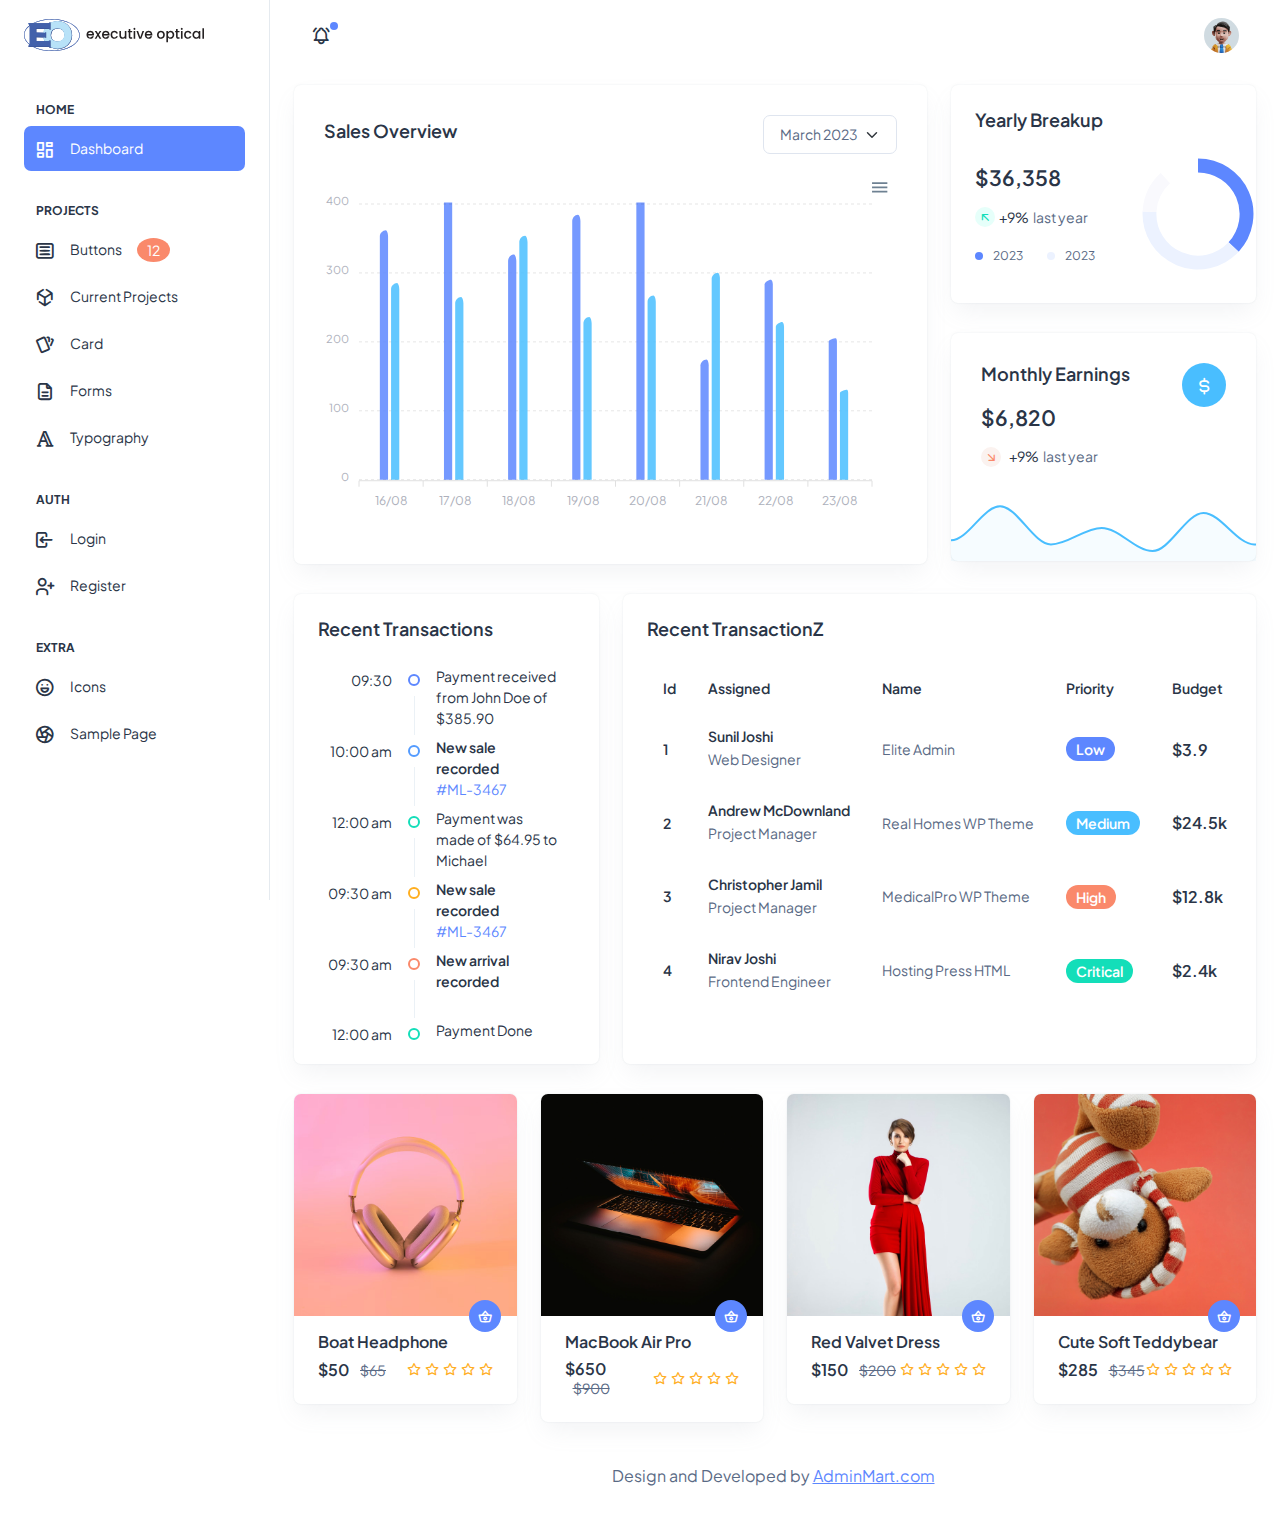
<file: html/index.html>
<!doctype html>
<html lang="en">

<head>
  <meta charset="utf-8">
  <meta name="viewport" content="width=device-width, initial-scale=1">
  <title>Modernize Free</title>
  <!-- <link rel="shortcut icon" type="image/png" href="../assets/images/logos/favicon.png" /> -->
  <link rel="icon" href="https://www.eo-executiveoptical.com/wp-content/uploads/2023/08/EO_Logo.svg" sizes="32x32" />
  <link rel="icon" href="https://www.eo-executiveoptical.com/wp-content/uploads/2023/08/EO_Logo.svg" sizes="192x192" />

  <link rel="stylesheet" href="../assets/css/styles.min.css" />
</head>

<body>
  
  <!--  Body Wrapper -->
  <div class="page-wrapper" id="main-wrapper" data-layout="vertical" data-navbarbg="skin6" data-sidebartype="full"
    data-sidebar-position="fixed" data-header-position="fixed">
    <!-- Sidebar Start -->
    <aside class="left-sidebar">
      <!-- Sidebar scroll-->
      <div>
        <!--//LOGO//-->
        <div class="brand-logo d-flex align-items-center justify-content-between">
          <a href="./index.html" class="text-nowrap logo-img">
            <img src="../assets/images/logos/EO_Logo_H.svg" width="180" alt="" />
          </a>
          <div class="close-btn d-xl-none d-block sidebartoggler cursor-pointer" id="sidebarCollapse">
            <i class="ti ti-x fs-8"></i>
          </div>
        </div>

        <!-- //============= Sidebar navigation ===============//-->
        <nav class="sidebar-nav scroll-sidebar" data-simplebar="">
          <ul id="sidebarnav">
            <li class="nav-small-cap">
              <i class="ti ti-dots nav-small-cap-icon fs-4"></i>
              <span class="hide-menu">Home</span>
            </li>
            <li class="sidebar-item">
              <a class="sidebar-link" href="./index.html" aria-expanded="false">
                <span>
                  <i class="ti ti-layout-dashboard"></i>
                </span>
                <span class="hide-menu">Dashboard</span>
              </a>
            </li>
            <li class="nav-small-cap">
              <i class="ti ti-dots nav-small-cap-icon fs-4"></i>
              <span class="hide-menu">PROJECTS</span>
            </li>
            <li class="sidebar-item">
              <a class="sidebar-link" href="./ui-buttons.html" aria-expanded="false">
                <span>
                  <i class="ti ti-article"></i>
                </span>
                <span class="hide-menu">Buttons</span><span id="bell-badge" class="badge bg-danger rounded-circle">12</span>
              </a>
            </li>
            <li class="sidebar-item">
              <a class="sidebar-link" href="./ui-alerts.html" aria-expanded="false">
                <span>
                  <!-- <i class="ti ti-alert-circle"></i> -->
                  <i class="ti ti-brand-unity"></i>
                </span>
                <span class="hide-menu">Current Projects</span>
              </a>
            </li>
            <li class="sidebar-item">
              <a class="sidebar-link" href="./ui-card.html" aria-expanded="false">
                <span>
                  <i class="ti ti-cards"></i>
                </span>
                <span class="hide-menu">Card</span>
              </a>
            </li>
            <li class="sidebar-item">
              <a class="sidebar-link" href="./ui-forms.html" aria-expanded="false">
                <span>
                  <i class="ti ti-file-description"></i>
                </span>
                <span class="hide-menu">Forms</span>
              </a>
            </li>
            <li class="sidebar-item">
              <a class="sidebar-link" href="./ui-typography.html" aria-expanded="false">
                <span>
                  <i class="ti ti-typography"></i>
                </span>
                <span class="hide-menu">Typography</span>
              </a>
            </li>
            <li class="nav-small-cap">
              <i class="ti ti-dots nav-small-cap-icon fs-4"></i>
              <span class="hide-menu">AUTH</span>
            </li>
            <li class="sidebar-item">
              <a class="sidebar-link" href="./authentication-login.html" aria-expanded="false">
                <span>
                  <i class="ti ti-login"></i>
                </span>
                <span class="hide-menu">Login</span>
              </a>
            </li>
            <li class="sidebar-item">
              <a class="sidebar-link" href="./authentication-register.html" aria-expanded="false">
                <span>
                  <i class="ti ti-user-plus"></i>
                </span>
                <span class="hide-menu">Register</span>
              </a>
            </li>
            <li class="nav-small-cap">
              <i class="ti ti-dots nav-small-cap-icon fs-4"></i>
              <span class="hide-menu">EXTRA</span>
            </li>
            <li class="sidebar-item">
              <a class="sidebar-link" href="./icon-tabler.html" aria-expanded="false">
                <span>
                  <i class="ti ti-mood-happy"></i>
                </span>
                <span class="hide-menu">Icons</span>
              </a>
            </li>
            <li class="sidebar-item">
              <a class="sidebar-link" href="./sample-page.html" aria-expanded="false">
                <span>
                  <i class="ti ti-aperture"></i>
                </span>
                <span class="hide-menu">Sample Page</span>
              </a>
            </li>
          </ul>

          
        </nav>
        <!-- End Sidebar navigation -->
      
      
      </div>
      <!-- End Sidebar scroll-->
    </aside>
    <!--  Sidebar End -->
    <!--  Main wrapper -->
    <div class="body-wrapper">
      <!--  Header Start -->
      <header class="app-header">
        <nav class="navbar navbar-expand-lg navbar-light">
          <ul class="navbar-nav">
            <li class="nav-item d-block d-xl-none">
              <a class="nav-link sidebartoggler nav-icon-hover" id="headerCollapse" href="javascript:void(0)">
                <i class="ti ti-menu-2"></i>
              </a>
            </li>
            <li class="nav-item">
              <a class="nav-link nav-icon-hover" href="javascript:void(0)">
                <i class="ti ti-bell-ringing"></i>
                <div class="notification bg-primary rounded-circle"></div>
              </a>
            </li>
          </ul>
          <div class="navbar-collapse justify-content-end px-0" id="navbarNav">
            <ul class="navbar-nav flex-row ms-auto align-items-center justify-content-end">
              
              <!-- <a href="https://adminmart.com/product/modernize-free-bootstrap-admin-dashboard/" target="_blank" class="btn btn-primary">Download Free</a> -->
              
              <li class="nav-item dropdown">
                <a class="nav-link nav-icon-hover" href="javascript:void(0)" id="drop2" data-bs-toggle="dropdown"
                  aria-expanded="false">

                  <!--//=== AVATAR ==== //-->
                  <img src="../assets/images/profile/user-1.jpg" alt="" width="35" height="35" class="rounded-circle">
                </a>
                <div class="dropdown-menu dropdown-menu-end dropdown-menu-animate-up" aria-labelledby="drop2">
                  <div class="message-body">
                    <a href="javascript:void(0)" class="d-flex align-items-center gap-2 dropdown-item">
                      <i class="ti ti-user fs-6"></i>
                      <p class="mb-0 fs-3">My Profile</p>
                    </a>
                    <a href="javascript:void(0)" class="d-flex align-items-center gap-2 dropdown-item">
                      <i class="ti ti-mail fs-6"></i>
                      <p class="mb-0 fs-3">My Account</p>
                    </a>
                    <a href="javascript:void(0)" class="d-flex align-items-center gap-2 dropdown-item">
                      <i class="ti ti-list-check fs-6"></i>
                      <p class="mb-0 fs-3">My Task</p>
                    </a>
                    <a href="./authentication-login.html" class="btn btn-outline-primary mx-3 mt-2 d-block">Logout</a>
                  </div>
                </div>
              </li>
            </ul>
          </div>
        </nav>
      </header>
      <!--  Header End -->
      <div class="container-fluid">
        <!--  Row 1 -->
        <div class="row">
          <div class="col-lg-8 d-flex align-items-strech">
            <div class="card w-100">
              <div class="card-body">
                <div class="d-sm-flex d-block align-items-center justify-content-between mb-9">
                  <div class="mb-3 mb-sm-0">
                    <h5 class="card-title fw-semibold">Sales Overview</h5>
                  </div>
                  <div>
                    <select class="form-select">
                      <option value="1">March 2023</option>
                      <option value="2">April 2023</option>
                      <option value="3">May 2023</option>
                      <option value="4">June 2023</option>
                    </select>
                  </div>
                </div>
                <div id="chart"></div>
              </div>
            </div>
          </div>
          <div class="col-lg-4">
            <div class="row">
              <div class="col-lg-12">
                <!-- Yearly Breakup -->
                <div class="card overflow-hidden">
                  <div class="card-body p-4">
                    <h5 class="card-title mb-9 fw-semibold">Yearly Breakup</h5>
                    <div class="row align-items-center">
                      <div class="col-8">
                        <h4 class="fw-semibold mb-3">$36,358</h4>
                        <div class="d-flex align-items-center mb-3">
                          <span
                            class="me-1 rounded-circle bg-light-success round-20 d-flex align-items-center justify-content-center">
                            <i class="ti ti-arrow-up-left text-success"></i>
                          </span>
                          <p class="text-dark me-1 fs-3 mb-0">+9%</p>
                          <p class="fs-3 mb-0">last year</p>
                        </div>
                        <div class="d-flex align-items-center">
                          <div class="me-4">
                            <span class="round-8 bg-primary rounded-circle me-2 d-inline-block"></span>
                            <span class="fs-2">2023</span>
                          </div>
                          <div>
                            <span class="round-8 bg-light-primary rounded-circle me-2 d-inline-block"></span>
                            <span class="fs-2">2023</span>
                          </div>
                        </div>
                      </div>
                      <div class="col-4">
                        <div class="d-flex justify-content-center">
                          <div id="breakup"></div>
                        </div>
                      </div>
                    </div>
                  </div>
                </div>
              </div>
              <div class="col-lg-12">
                <!-- Monthly Earnings -->
                <div class="card">
                  <div class="card-body">
                    <div class="row alig n-items-start">
                      <div class="col-8">
                        <h5 class="card-title mb-9 fw-semibold"> Monthly Earnings </h5>
                        <h4 class="fw-semibold mb-3">$6,820</h4>
                        <div class="d-flex align-items-center pb-1">
                          <span
                            class="me-2 rounded-circle bg-light-danger round-20 d-flex align-items-center justify-content-center">
                            <i class="ti ti-arrow-down-right text-danger"></i>
                          </span>
                          <p class="text-dark me-1 fs-3 mb-0">+9%</p>
                          <p class="fs-3 mb-0">last year</p>
                        </div>
                      </div>
                      <div class="col-4">
                        <div class="d-flex justify-content-end">
                          <div
                            class="text-white bg-secondary rounded-circle p-6 d-flex align-items-center justify-content-center">
                            <i class="ti ti-currency-dollar fs-6"></i>
                          </div>
                        </div>
                      </div>
                    </div>
                  </div>
                  <div id="earning"></div>
                </div>
              </div>
            </div>
          </div>
        </div>
        <div class="row">
          <div class="col-lg-4 d-flex align-items-stretch">
            <div class="card w-100">
              <div class="card-body p-4">
                <div class="mb-4">
                  <h5 class="card-title fw-semibold">Recent Transactions</h5>
                </div>
                <ul class="timeline-widget mb-0 position-relative mb-n5">
                  <li class="timeline-item d-flex position-relative overflow-hidden">
                    <div class="timeline-time text-dark flex-shrink-0 text-end">09:30</div>
                    <div class="timeline-badge-wrap d-flex flex-column align-items-center">
                      <span class="timeline-badge border-2 border border-primary flex-shrink-0 my-8"></span>
                      <span class="timeline-badge-border d-block flex-shrink-0"></span>
                    </div>
                    <div class="timeline-desc fs-3 text-dark mt-n1">Payment received from John Doe of $385.90</div>
                  </li>
                  <li class="timeline-item d-flex position-relative overflow-hidden">
                    <div class="timeline-time text-dark flex-shrink-0 text-end">10:00 am</div>
                    <div class="timeline-badge-wrap d-flex flex-column align-items-center">
                      <span class="timeline-badge border-2 border border-info flex-shrink-0 my-8"></span>
                      <span class="timeline-badge-border d-block flex-shrink-0"></span>
                    </div>
                    <div class="timeline-desc fs-3 text-dark mt-n1 fw-semibold">New sale recorded <a
                        href="javascript:void(0)" class="text-primary d-block fw-normal">#ML-3467</a>
                    </div>
                  </li>
                  <li class="timeline-item d-flex position-relative overflow-hidden">
                    <div class="timeline-time text-dark flex-shrink-0 text-end">12:00 am</div>
                    <div class="timeline-badge-wrap d-flex flex-column align-items-center">
                      <span class="timeline-badge border-2 border border-success flex-shrink-0 my-8"></span>
                      <span class="timeline-badge-border d-block flex-shrink-0"></span>
                    </div>
                    <div class="timeline-desc fs-3 text-dark mt-n1">Payment was made of $64.95 to Michael</div>
                  </li>
                  <li class="timeline-item d-flex position-relative overflow-hidden">
                    <div class="timeline-time text-dark flex-shrink-0 text-end">09:30 am</div>
                    <div class="timeline-badge-wrap d-flex flex-column align-items-center">
                      <span class="timeline-badge border-2 border border-warning flex-shrink-0 my-8"></span>
                      <span class="timeline-badge-border d-block flex-shrink-0"></span>
                    </div>
                    <div class="timeline-desc fs-3 text-dark mt-n1 fw-semibold">New sale recorded <a
                        href="javascript:void(0)" class="text-primary d-block fw-normal">#ML-3467</a>
                    </div>
                  </li>
                  <li class="timeline-item d-flex position-relative overflow-hidden">
                    <div class="timeline-time text-dark flex-shrink-0 text-end">09:30 am</div>
                    <div class="timeline-badge-wrap d-flex flex-column align-items-center">
                      <span class="timeline-badge border-2 border border-danger flex-shrink-0 my-8"></span>
                      <span class="timeline-badge-border d-block flex-shrink-0"></span>
                    </div>
                    <div class="timeline-desc fs-3 text-dark mt-n1 fw-semibold">New arrival recorded 
                    </div>
                  </li>
                  <li class="timeline-item d-flex position-relative overflow-hidden">
                    <div class="timeline-time text-dark flex-shrink-0 text-end">12:00 am</div>
                    <div class="timeline-badge-wrap d-flex flex-column align-items-center">
                      <span class="timeline-badge border-2 border border-success flex-shrink-0 my-8"></span>
                    </div>
                    <div class="timeline-desc fs-3 text-dark mt-n1">Payment Done</div>
                  </li>
                </ul>
              </div>
            </div>
          </div>
          <div class="col-lg-8 d-flex align-items-stretch">
            <div class="card w-100">
              <div class="card-body p-4">
                <h5 class="card-title fw-semibold mb-4">Recent TransactionZ</h5>
                <div class="table-responsive">
                  <table class="table text-nowrap mb-0 align-middle">
                    <thead class="text-dark fs-4">
                      <tr>
                        <th class="border-bottom-0">
                          <h6 class="fw-semibold mb-0">Id</h6>
                        </th>
                        <th class="border-bottom-0">
                          <h6 class="fw-semibold mb-0">Assigned</h6>
                        </th>
                        <th class="border-bottom-0">
                          <h6 class="fw-semibold mb-0">Name</h6>
                        </th>
                        <th class="border-bottom-0">
                          <h6 class="fw-semibold mb-0">Priority</h6>
                        </th>
                        <th class="border-bottom-0">
                          <h6 class="fw-semibold mb-0">Budget</h6>
                        </th>
                      </tr>
                    </thead>
                    <tbody>
                      <tr>
                        <td class="border-bottom-0"><h6 class="fw-semibold mb-0">1</h6></td>
                        <td class="border-bottom-0">
                            <h6 class="fw-semibold mb-1">Sunil Joshi</h6>
                            <span class="fw-normal">Web Designer</span>                          
                        </td>
                        <td class="border-bottom-0">
                          <p class="mb-0 fw-normal">Elite Admin</p>
                        </td>
                        <td class="border-bottom-0">
                          <div class="d-flex align-items-center gap-2">
                            <span class="badge bg-primary rounded-3 fw-semibold">Low</span>
                          </div>
                        </td>
                        <td class="border-bottom-0">
                          <h6 class="fw-semibold mb-0 fs-4">$3.9</h6>
                        </td>
                      </tr> 
                      <tr>
                        <td class="border-bottom-0"><h6 class="fw-semibold mb-0">2</h6></td>
                        <td class="border-bottom-0">
                            <h6 class="fw-semibold mb-1">Andrew McDownland</h6>
                            <span class="fw-normal">Project Manager</span>                          
                        </td>
                        <td class="border-bottom-0">
                          <p class="mb-0 fw-normal">Real Homes WP Theme</p>
                        </td>
                        <td class="border-bottom-0">
                          <div class="d-flex align-items-center gap-2">
                            <span class="badge bg-secondary rounded-3 fw-semibold">Medium</span>
                          </div>
                        </td>
                        <td class="border-bottom-0">
                          <h6 class="fw-semibold mb-0 fs-4">$24.5k</h6>
                        </td>
                      </tr> 
                      <tr>
                        <td class="border-bottom-0"><h6 class="fw-semibold mb-0">3</h6></td>
                        <td class="border-bottom-0">
                            <h6 class="fw-semibold mb-1">Christopher Jamil</h6>
                            <span class="fw-normal">Project Manager</span>                          
                        </td>
                        <td class="border-bottom-0">
                          <p class="mb-0 fw-normal">MedicalPro WP Theme</p>
                        </td>
                        <td class="border-bottom-0">
                          <div class="d-flex align-items-center gap-2">
                            <span class="badge bg-danger rounded-3 fw-semibold">High</span>
                          </div>
                        </td>
                        <td class="border-bottom-0">
                          <h6 class="fw-semibold mb-0 fs-4">$12.8k</h6>
                        </td>
                      </tr>      
                      <tr>
                        <td class="border-bottom-0"><h6 class="fw-semibold mb-0">4</h6></td>
                        <td class="border-bottom-0">
                            <h6 class="fw-semibold mb-1">Nirav Joshi</h6>
                            <span class="fw-normal">Frontend Engineer</span>                          
                        </td>
                        <td class="border-bottom-0">
                          <p class="mb-0 fw-normal">Hosting Press HTML</p>
                        </td>
                        <td class="border-bottom-0">
                          <div class="d-flex align-items-center gap-2">
                            <span class="badge bg-success rounded-3 fw-semibold">Critical</span>
                          </div>
                        </td>
                        <td class="border-bottom-0">
                          <h6 class="fw-semibold mb-0 fs-4">$2.4k</h6>
                        </td>
                      </tr>                       
                    </tbody>
                  </table>
                </div>
              </div>
            </div>
          </div>
        </div>
        <div class="row">
          <div class="col-sm-6 col-xl-3">
            <div class="card overflow-hidden rounded-2">
              <div class="position-relative">
                <a href="javascript:void(0)"><img src="../assets/images/products/s4.jpg" class="card-img-top rounded-0" alt="..."></a>
                <a href="javascript:void(0)" class="bg-primary rounded-circle p-2 text-white d-inline-flex position-absolute bottom-0 end-0 mb-n3 me-3" data-bs-toggle="tooltip" data-bs-placement="top" data-bs-title="Add To Cart"><i class="ti ti-basket fs-4"></i></a>                      </div>
              <div class="card-body pt-3 p-4">
                <h6 class="fw-semibold fs-4">Boat Headphone</h6>
                <div class="d-flex align-items-center justify-content-between">
                  <h6 class="fw-semibold fs-4 mb-0">$50 <span class="ms-2 fw-normal text-muted fs-3"><del>$65</del></span></h6>
                  <ul class="list-unstyled d-flex align-items-center mb-0">
                    <li><a class="me-1" href="javascript:void(0)"><i class="ti ti-star text-warning"></i></a></li>
                    <li><a class="me-1" href="javascript:void(0)"><i class="ti ti-star text-warning"></i></a></li>
                    <li><a class="me-1" href="javascript:void(0)"><i class="ti ti-star text-warning"></i></a></li>
                    <li><a class="me-1" href="javascript:void(0)"><i class="ti ti-star text-warning"></i></a></li>
                    <li><a class="" href="javascript:void(0)"><i class="ti ti-star text-warning"></i></a></li>
                  </ul>
                </div>
              </div>
            </div>
          </div>
          <div class="col-sm-6 col-xl-3">
            <div class="card overflow-hidden rounded-2">
              <div class="position-relative">
                <a href="javascript:void(0)"><img src="../assets/images/products/s5.jpg" class="card-img-top rounded-0" alt="..."></a>
                <a href="javascript:void(0)" class="bg-primary rounded-circle p-2 text-white d-inline-flex position-absolute bottom-0 end-0 mb-n3 me-3" data-bs-toggle="tooltip" data-bs-placement="top" data-bs-title="Add To Cart"><i class="ti ti-basket fs-4"></i></a>                      </div>
              <div class="card-body pt-3 p-4">
                <h6 class="fw-semibold fs-4">MacBook Air Pro</h6>
                <div class="d-flex align-items-center justify-content-between">
                  <h6 class="fw-semibold fs-4 mb-0">$650 <span class="ms-2 fw-normal text-muted fs-3"><del>$900</del></span></h6>
                  <ul class="list-unstyled d-flex align-items-center mb-0">
                    <li><a class="me-1" href="javascript:void(0)"><i class="ti ti-star text-warning"></i></a></li>
                    <li><a class="me-1" href="javascript:void(0)"><i class="ti ti-star text-warning"></i></a></li>
                    <li><a class="me-1" href="javascript:void(0)"><i class="ti ti-star text-warning"></i></a></li>
                    <li><a class="me-1" href="javascript:void(0)"><i class="ti ti-star text-warning"></i></a></li>
                    <li><a class="" href="javascript:void(0)"><i class="ti ti-star text-warning"></i></a></li>
                  </ul>
                </div>
              </div>
            </div>
          </div>
          <div class="col-sm-6 col-xl-3">
            <div class="card overflow-hidden rounded-2">
              <div class="position-relative">
                <a href="javascript:void(0)"><img src="../assets/images/products/s7.jpg" class="card-img-top rounded-0" alt="..."></a>
                <a href="javascript:void(0)" class="bg-primary rounded-circle p-2 text-white d-inline-flex position-absolute bottom-0 end-0 mb-n3 me-3" data-bs-toggle="tooltip" data-bs-placement="top" data-bs-title="Add To Cart"><i class="ti ti-basket fs-4"></i></a>                      </div>
              <div class="card-body pt-3 p-4">
                <h6 class="fw-semibold fs-4">Red Valvet Dress</h6>
                <div class="d-flex align-items-center justify-content-between">
                  <h6 class="fw-semibold fs-4 mb-0">$150 <span class="ms-2 fw-normal text-muted fs-3"><del>$200</del></span></h6>
                  <ul class="list-unstyled d-flex align-items-center mb-0">
                    <li><a class="me-1" href="javascript:void(0)"><i class="ti ti-star text-warning"></i></a></li>
                    <li><a class="me-1" href="javascript:void(0)"><i class="ti ti-star text-warning"></i></a></li>
                    <li><a class="me-1" href="javascript:void(0)"><i class="ti ti-star text-warning"></i></a></li>
                    <li><a class="me-1" href="javascript:void(0)"><i class="ti ti-star text-warning"></i></a></li>
                    <li><a class="" href="javascript:void(0)"><i class="ti ti-star text-warning"></i></a></li>
                  </ul>
                </div>
              </div>
            </div>
          </div>
          <div class="col-sm-6 col-xl-3">
            <div class="card overflow-hidden rounded-2">
              <div class="position-relative">
                <a href="javascript:void(0)"><img src="../assets/images/products/s11.jpg" class="card-img-top rounded-0" alt="..."></a>
                <a href="javascript:void(0)" class="bg-primary rounded-circle p-2 text-white d-inline-flex position-absolute bottom-0 end-0 mb-n3 me-3" data-bs-toggle="tooltip" data-bs-placement="top" data-bs-title="Add To Cart"><i class="ti ti-basket fs-4"></i></a>                      </div>
              <div class="card-body pt-3 p-4">
                <h6 class="fw-semibold fs-4">Cute Soft Teddybear</h6>
                <div class="d-flex align-items-center justify-content-between">
                  <h6 class="fw-semibold fs-4 mb-0">$285 <span class="ms-2 fw-normal text-muted fs-3"><del>$345</del></span></h6>
                  <ul class="list-unstyled d-flex align-items-center mb-0">
                    <li><a class="me-1" href="javascript:void(0)"><i class="ti ti-star text-warning"></i></a></li>
                    <li><a class="me-1" href="javascript:void(0)"><i class="ti ti-star text-warning"></i></a></li>
                    <li><a class="me-1" href="javascript:void(0)"><i class="ti ti-star text-warning"></i></a></li>
                    <li><a class="me-1" href="javascript:void(0)"><i class="ti ti-star text-warning"></i></a></li>
                    <li><a class="" href="javascript:void(0)"><i class="ti ti-star text-warning"></i></a></li>
                  </ul>
                </div>
              </div>
            </div>
          </div>
        </div>
        <div class="py-6 px-6 text-center">
          <p class="mb-0 fs-4">Design and Developed by <a href="https://adminmart.com/" target="_blank" class="pe-1 text-primary text-decoration-underline">AdminMart.com</a></p>
        </div>
      </div>
    </div>
  </div>
  <script src="../assets/libs/jquery/dist/jquery.min.js"></script>
  <script src="../assets/libs/bootstrap/dist/js/bootstrap.bundle.min.js"></script>
  <script src="../assets/js/sidebarmenu.js"></script>
  <script src="../assets/js/app.min.js"></script>
  <script src="../assets/libs/apexcharts/dist/apexcharts.min.js"></script>
  <script src="../assets/libs/simplebar/dist/simplebar.js"></script>
  <script src="../assets/js/dashboard.js"></script>
</body>

</html>
</file>
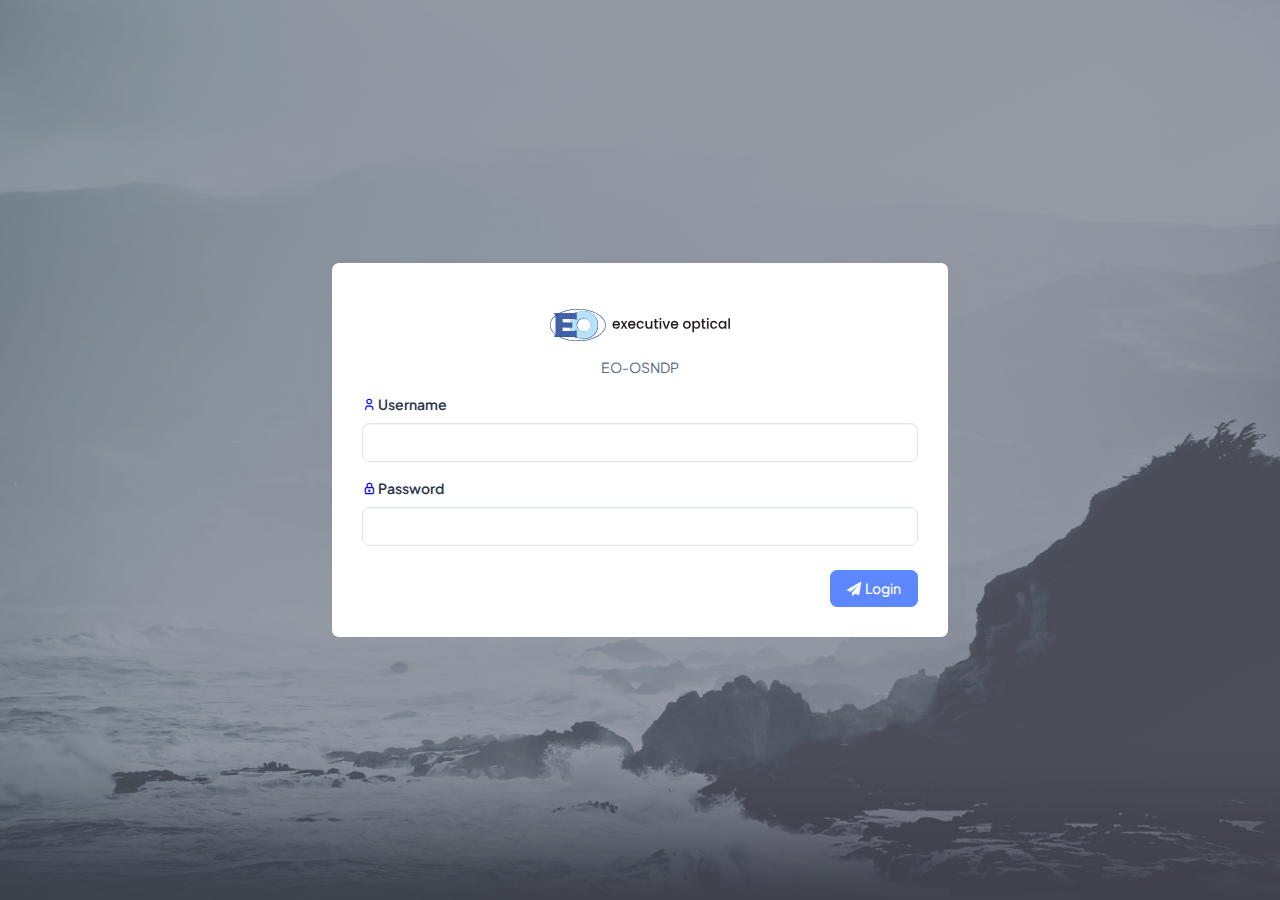
<file: authentication-login.html>
<!doctype html>
<html lang="en">

<head>
  <meta charset="utf-8">
  <meta name="viewport" content="width=device-width, initial-scale=1">
  <title>EO-OSNDP</title>
  <!-- <link rel="shortcut icon" type="image/png" href="./assets/images/logos/favicon.png" /> -->
  <link rel="icon" href="https://www.eo-executiveoptical.com/wp-content/uploads/2023/08/EO_Logo.svg" sizes="32x32" />
  
  <!-- <link rel="stylesheet" href="./assets/bootstrap/css/bootstrap.min.css?h=0516002ac6166f9bc5a60df257b0e1f8">
    -->
  <link rel="stylesheet" href="./assets/css/styles.min.css" />

  <link rel="stylesheet" href="https://cdnjs.cloudflare.com/ajax/libs/font-awesome/4.7.0/css/font-awesome.min.css">

  <style>
input:required:is-valid {
  border-color: green;
}
input:is-invalid {
  border-color: red;
}
input:required:focus:is-valid {
  background: url("https://assets.digitalocean.com/labs/icons/hand-thumbs-up.svg") no-repeat 95% 50% lightgreen;
  background-size: 25px;
}
input:focus:is-invalid {
  background: url("https://assets.digitalocean.com/labs/icons/exclamation-triangle-fill.svg") no-repeat 95% 50% lightsalmon;
  background-size: 25px;
}
.wrong .bi-check-lg
  {
      display: none;
  }

  .good .bi-x-lg
  {
      display: none;
  }
  </style>


</head>

<body>
  <!--  Body Wrapper -->
  <div id="kutos">
  <div class="page-wrapper" id="main-wrapper" data-layout="vertical" data-navbarbg="skin6" data-sidebartype="full"
    data-sidebar-position="fixed" data-header-position="fixed">
    <div class="position-relative overflow-hidden radial-gradient min-vh-100 d-flex align-items-center justify-content-center">
      <div class="d-flex align-items-center justify-content-center w-100">
        <div class="row justify-content-center w-100">
          <div class="col-md-8 col-lg-6 col-xxl-3">
            <div class="card mb-0">
              <div class="card-body">
                <!--//company logo -->
                <a href="./index.html" class="text-nowrap logo-img text-center d-block py-3 w-100">
                  <img src="./assets/images/logos/EO_Logo_H.svg"  width="180" alt="" />
                </a>

                <p class="text-center">EO-OSNDP</p>
                <!--//end company logo -->
                <form id="loginForm" name="loginForm" class="needs-validation">
                  
                  <!--//=== ALERT CONTAINER!!!-->
                  <div id="loginPlaceHolder"></div>
                  <!--//END ALERT-->

                  <div class="mb-3">
                    <i class="ti ti-user" style="color:blue"></i>
                    <label for="uid" class="form-label">Username</label>
                    <input type="email" class="form-control login" id="uid" name="uid" aria-describedby="emailHelp" required>
                    <div class="invalid-feedback">
                      Enter valid email address
                    </div>
                    <div class="valid-feedback">
                        Looking Good!
                    </div>
                  </div>
                  
                  <div class="mb-4">
                    <i class="ti ti-lock" style="color:blue"></i>
                    <label for="pwd" class="form-label">Password</label>
                    <input type="password" class="form-control login" id="pwd" name="pwd" required>
                    <div class="invalid-feedback">
                      Enter valid password
                    </div>
                    <div class="valid-feedback">
                        Looking Good!
                    </div>
                
                  </div>
              
                  <!--//
                  <div class="d-flex align-items-center justify-content-between mb-4">
                    <div class="form-check">
                      <input class="form-check-input primary" type="checkbox" value="" id="flexCheckChecked" checked>
                      <label class="form-check-label text-dark" for="flexCheckChecked">
                        Remeber this Device
                      </label>
                    </div>
                    <a class="text-primary fw-bold" href="./index.html">Forgot Password ?</a>
                  </div>
                  <a href="./index.html" class="btn btn-primary w-100 py-8 fs-4 mb-4 rounded-2">Sign In</a>
                  <div class="d-flex align-items-center justify-content-center">
                    <p class="fs-4 mb-0 fw-bold">New to Modernize?</p>
                    <a class="text-primary fw-bold ms-2" href="./authentication-register.html">Create an account</a>
                  </div>
                  //-->
                  <div class="modal-footer">
                    <!-- <button class="btn btn-light"  type="button" data-bs-dismiss="modal">Close</button> -->
                    <button class="btn btn-primary"  id="loginbtn" onclick="util.validateMe('loginModal','#loginForm','login')" type="button"><i class="fa fa-paper-plane" aria-hidden="true"></i>
                      &nbsp;Login</button>
                </div>

                </form>
              </div>
            </div>
          </div>
        </div>
      </div>
    </div>
  </div>
</div>
  <style>

    body{ 
      min-height: 100vh;
      background:url('./assets/images/backgrounds/intro-bg.jpg') no-repeat center center fixed; 
      -webkit-background-size: cover;
     -moz-background-size: cover;
     -o-background-size: cover;
     background-size: cover;
    }
    :target{
	  border:1px solid gray;
    }

    *, *::before, *::after{
      box-sizing: border-box;
    }
  </style>
  <!-- <script src="https://cdn.jsdelivr.net/npm/bootstrap@5.1.3/dist/js/bootstrap.bundle.min.js"></script>
     -->
  <!-- <script src="./assets/libs/jquery/dist/jquery.min.js"></script> -->
  <script src="./assets/libs/bootstrap/dist/js/bootstrap.bundle.min.js"></script>

  <script src="./assets/js/util.js"></script>
  <script src="./assets/js/login.js"></script>

</body>

</html>
</file>
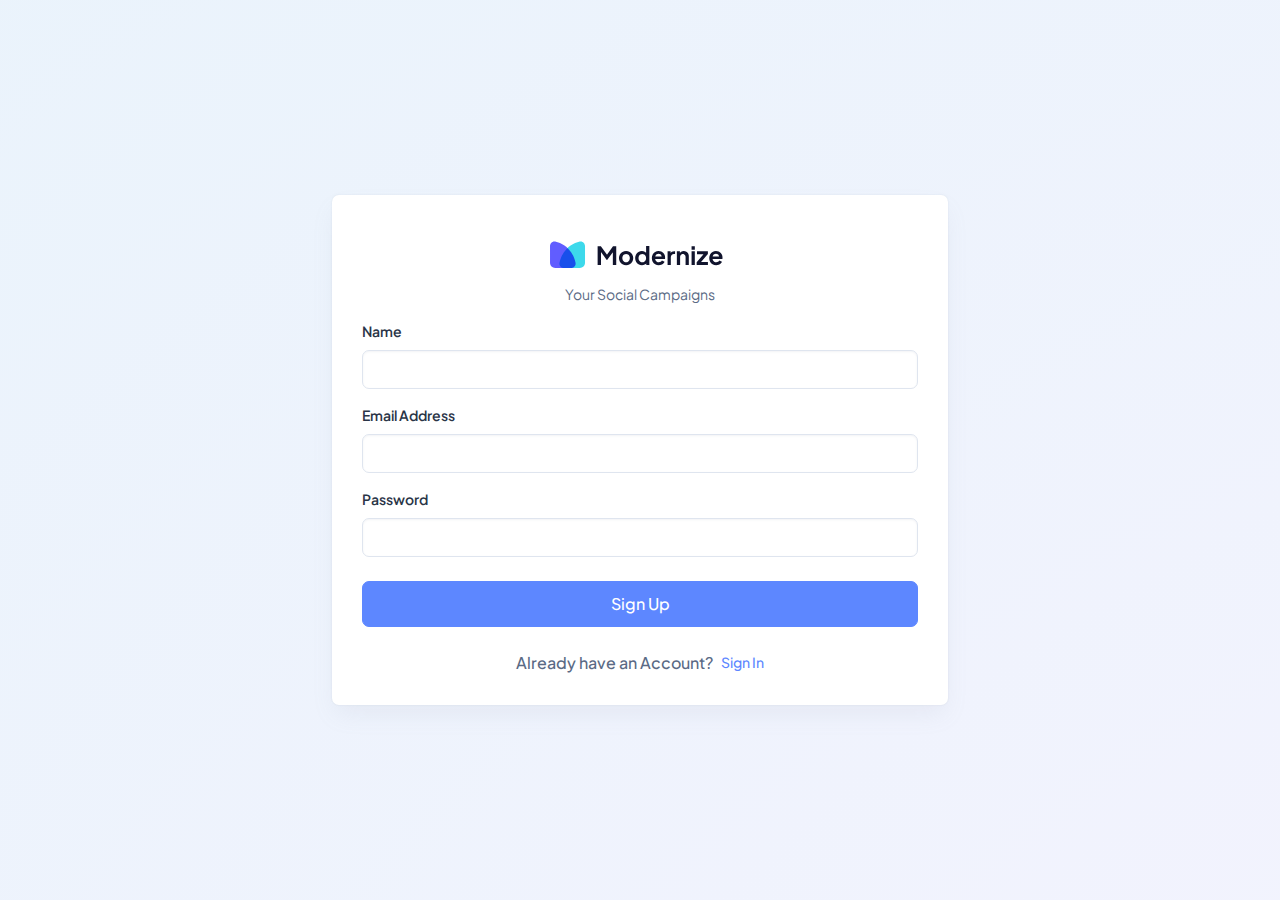
<file: authentication-register.html>
<!doctype html>
<html lang="en">

<head>
  <meta charset="utf-8">
  <meta name="viewport" content="width=device-width, initial-scale=1">
  <title>Modernize Free</title>
  <link rel="shortcut icon" type="image/png" href="./assets/images/logos/favicon.png" />
  <link rel="stylesheet" href="./assets/css/styles.min.css" />
</head>

<body>
  <!--  Body Wrapper -->
  <div class="page-wrapper" id="main-wrapper" data-layout="vertical" data-navbarbg="skin6" data-sidebartype="full"
    data-sidebar-position="fixed" data-header-position="fixed">
    <div class="position-relative overflow-hidden radial-gradient min-vh-100 d-flex align-items-center justify-content-center">
      <div class="d-flex align-items-center justify-content-center w-100">
        <div class="row justify-content-center w-100">
          <div class="col-md-8 col-lg-6 col-xxl-3">
            <div class="card mb-0">
              <div class="card-body">
                <a href="./index.html" class="text-nowrap logo-img text-center d-block py-3 w-100">
                  <img src="./assets/images/logos/dark-logo.svg" width="180" alt="">
                </a>
                <p class="text-center">Your Social Campaigns</p>
                <form>
                  <div class="mb-3">
                    <label for="exampleInputtext1" class="form-label">Name</label>
                    <input type="text" class="form-control" id="exampleInputtext1" aria-describedby="textHelp">
                  </div>
                  <div class="mb-3">
                    <label for="exampleInputEmail1" class="form-label">Email Address</label>
                    <input type="email" class="form-control" id="exampleInputEmail1" aria-describedby="emailHelp">
                  </div>
                  <div class="mb-4">
                    <label for="exampleInputPassword1" class="form-label">Password</label>
                    <input type="password" class="form-control" id="exampleInputPassword1">
                  </div>
                  <a href="./index.html" class="btn btn-primary w-100 py-8 fs-4 mb-4 rounded-2">Sign Up</a>
                  <div class="d-flex align-items-center justify-content-center">
                    <p class="fs-4 mb-0 fw-bold">Already have an Account?</p>
                    <a class="text-primary fw-bold ms-2" href="./authentication-login.html">Sign In</a>
                  </div>
                </form>
              </div>
            </div>
          </div>
        </div>
      </div>
    </div>
  </div>
  <script src="./assets/libs/jquery/dist/jquery.min.js"></script>
  <script src="./assets/libs/bootstrap/dist/js/bootstrap.bundle.min.js"></script>
</body>

</html>
</file>
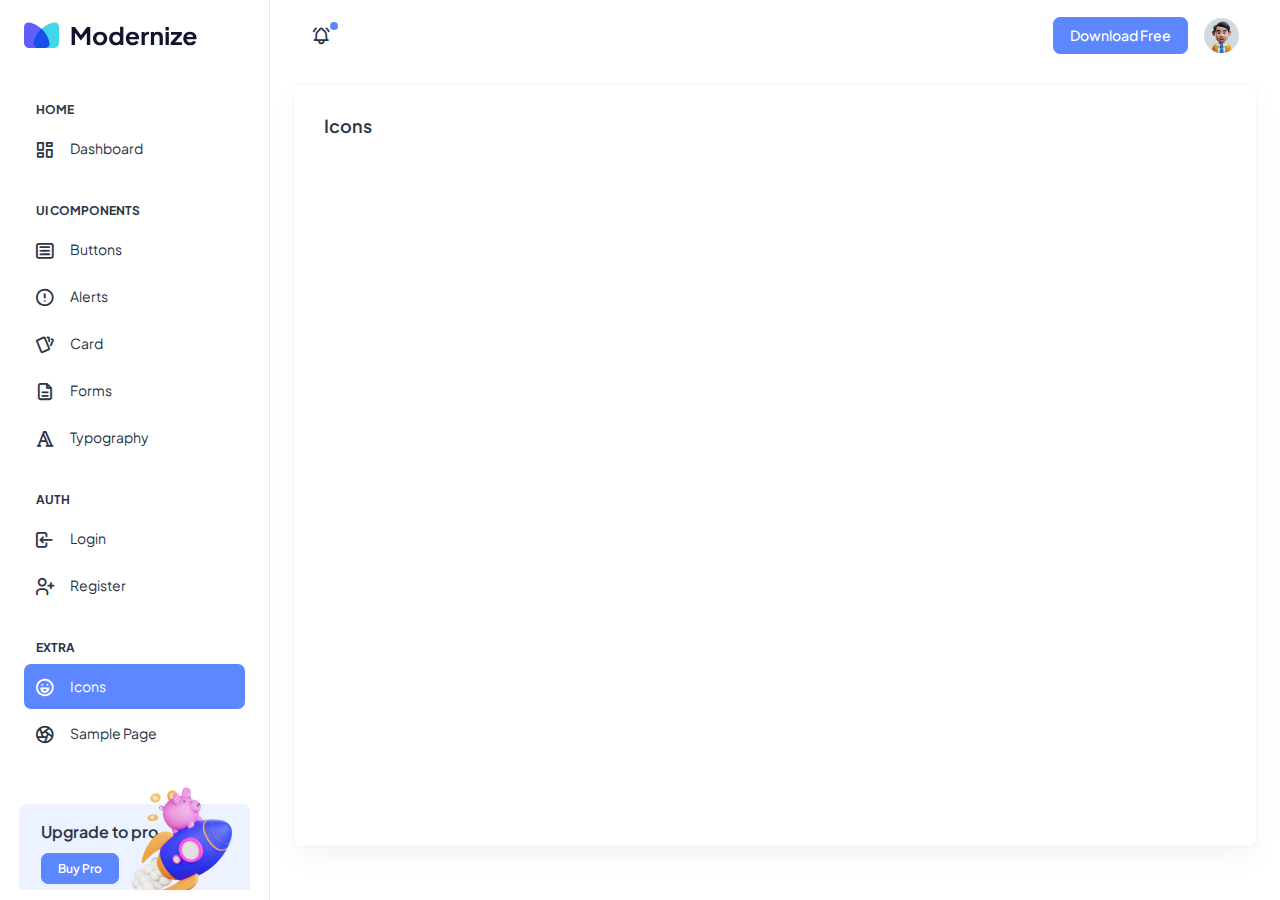
<file: icon-tabler.html>
<!doctype html>
<html lang="en">

<head>
  <meta charset="utf-8">
  <meta name="viewport" content="width=device-width, initial-scale=1">
  <title>Modernize Free</title>
  <link rel="shortcut icon" type="image/png" href="../assets/images/logos/favicon.png" />
  <link rel="stylesheet" href="../assets/css/styles.min.css" />
</head>

<body>
  <!--  Body Wrapper -->
  <div class="page-wrapper" id="main-wrapper" data-layout="vertical" data-navbarbg="skin6" data-sidebartype="full"
    data-sidebar-position="fixed" data-header-position="fixed">
    <!-- Sidebar Start -->
    <aside class="left-sidebar">
      <!-- Sidebar scroll-->
      <div>
        <div class="brand-logo d-flex align-items-center justify-content-between">
          <a href="./index.html" class="text-nowrap logo-img">
            <img src="../assets/images/logos/dark-logo.svg" width="180" alt="" />
          </a>
          <div class="close-btn d-xl-none d-block sidebartoggler cursor-pointer" id="sidebarCollapse">
            <i class="ti ti-x fs-8"></i>
          </div>
        </div>
        <!-- Sidebar navigation-->
        <nav class="sidebar-nav scroll-sidebar" data-simplebar="">
          <ul id="sidebarnav">
            <li class="nav-small-cap">
              <i class="ti ti-dots nav-small-cap-icon fs-4"></i>
              <span class="hide-menu">Home</span>
            </li>
            <li class="sidebar-item">
              <a class="sidebar-link" href="./index.html" aria-expanded="false">
                <span>
                  <i class="ti ti-layout-dashboard"></i>
                </span>
                <span class="hide-menu">Dashboard</span>
              </a>
            </li>
            <li class="nav-small-cap">
              <i class="ti ti-dots nav-small-cap-icon fs-4"></i>
              <span class="hide-menu">UI COMPONENTS</span>
            </li>
            <li class="sidebar-item">
              <a class="sidebar-link" href="./ui-buttons.html" aria-expanded="false">
                <span>
                  <i class="ti ti-article"></i>
                </span>
                <span class="hide-menu">Buttons</span>
              </a>
            </li>
            <li class="sidebar-item">
              <a class="sidebar-link" href="./ui-alerts.html" aria-expanded="false">
                <span>
                  <i class="ti ti-alert-circle"></i>
                </span>
                <span class="hide-menu">Alerts</span>
              </a>
            </li>
            <li class="sidebar-item">
              <a class="sidebar-link" href="./ui-card.html" aria-expanded="false">
                <span>
                  <i class="ti ti-cards"></i>
                </span>
                <span class="hide-menu">Card</span>
              </a>
            </li>
            <li class="sidebar-item">
              <a class="sidebar-link" href="./ui-forms.html" aria-expanded="false">
                <span>
                  <i class="ti ti-file-description"></i>
                </span>
                <span class="hide-menu">Forms</span>
              </a>
            </li>
            <li class="sidebar-item">
              <a class="sidebar-link" href="./ui-typography.html" aria-expanded="false">
                <span>
                  <i class="ti ti-typography"></i>
                </span>
                <span class="hide-menu">Typography</span>
              </a>
            </li>
            <li class="nav-small-cap">
              <i class="ti ti-dots nav-small-cap-icon fs-4"></i>
              <span class="hide-menu">AUTH</span>
            </li>
            <li class="sidebar-item">
              <a class="sidebar-link" href="./authentication-login.html" aria-expanded="false">
                <span>
                  <i class="ti ti-login"></i>
                </span>
                <span class="hide-menu">Login</span>
              </a>
            </li>
            <li class="sidebar-item">
              <a class="sidebar-link" href="./authentication-register.html" aria-expanded="false">
                <span>
                  <i class="ti ti-user-plus"></i>
                </span>
                <span class="hide-menu">Register</span>
              </a>
            </li>
            <li class="nav-small-cap">
              <i class="ti ti-dots nav-small-cap-icon fs-4"></i>
              <span class="hide-menu">EXTRA</span>
            </li>
            <li class="sidebar-item">
              <a class="sidebar-link" href="./icon-tabler.html" aria-expanded="false">
                <span>
                  <i class="ti ti-mood-happy"></i>
                </span>
                <span class="hide-menu">Icons</span>
              </a>
            </li>
            <li class="sidebar-item">
              <a class="sidebar-link" href="./sample-page.html" aria-expanded="false">
                <span>
                  <i class="ti ti-aperture"></i>
                </span>
                <span class="hide-menu">Sample Page</span>
              </a>
            </li>
          </ul>
          <div class="unlimited-access hide-menu bg-light-primary position-relative mb-7 mt-5 rounded">
            <div class="d-flex">
              <div class="unlimited-access-title me-3">
                <h6 class="fw-semibold fs-4 mb-6 text-dark w-85">Upgrade to pro</h6>
                <a href="https://adminmart.com/product/modernize-bootstrap-5-admin-template/" target="_blank" class="btn btn-primary fs-2 fw-semibold lh-sm">Buy Pro</a>
              </div>
              <div class="unlimited-access-img">
                <img src="../assets/images/backgrounds/rocket.png" alt="" class="img-fluid">
              </div>
            </div>
          </div>
        </nav>
        <!-- End Sidebar navigation -->
      </div>
      <!-- End Sidebar scroll-->
    </aside>
    <!--  Sidebar End -->
    <!--  Main wrapper -->
    <div class="body-wrapper">
      <!--  Header Start -->
      <header class="app-header">
        <nav class="navbar navbar-expand-lg navbar-light">
          <ul class="navbar-nav">
            <li class="nav-item d-block d-xl-none">
              <a class="nav-link sidebartoggler nav-icon-hover" id="headerCollapse" href="javascript:void(0)">
                <i class="ti ti-menu-2"></i>
              </a>
            </li>
            <li class="nav-item">
              <a class="nav-link nav-icon-hover" href="javascript:void(0)">
                <i class="ti ti-bell-ringing"></i>
                <div class="notification bg-primary rounded-circle"></div>
              </a>
            </li>
          </ul>
          <div class="navbar-collapse justify-content-end px-0" id="navbarNav">
            <ul class="navbar-nav flex-row ms-auto align-items-center justify-content-end">
              <a href="https://adminmart.com/product/modernize-free-bootstrap-admin-dashboard/" target="_blank" class="btn btn-primary">Download Free</a>
              <li class="nav-item dropdown">
                <a class="nav-link nav-icon-hover" href="javascript:void(0)" id="drop2" data-bs-toggle="dropdown"
                  aria-expanded="false">
                  <img src="../assets/images/profile/user-1.jpg" alt="" width="35" height="35" class="rounded-circle">
                </a>
                <div class="dropdown-menu dropdown-menu-end dropdown-menu-animate-up" aria-labelledby="drop2">
                  <div class="message-body">
                    <a href="javascript:void(0)" class="d-flex align-items-center gap-2 dropdown-item">
                      <i class="ti ti-user fs-6"></i>
                      <p class="mb-0 fs-3">My Profile</p>
                    </a>
                    <a href="javascript:void(0)" class="d-flex align-items-center gap-2 dropdown-item">
                      <i class="ti ti-mail fs-6"></i>
                      <p class="mb-0 fs-3">My Account</p>
                    </a>
                    <a href="javascript:void(0)" class="d-flex align-items-center gap-2 dropdown-item">
                      <i class="ti ti-list-check fs-6"></i>
                      <p class="mb-0 fs-3">My Task</p>
                    </a>
                    <a href="./authentication-login.html" class="btn btn-outline-primary mx-3 mt-2 d-block">Logout</a>
                  </div>
                </div>
              </li>
            </ul>
          </div>
        </nav>
      </header>
      <!--  Header End -->
      <div class="container-fluid">
        <div class="card w-100 h-100 position-relative overflow-hidden">
          <div class="card-body">
            <h5 class="card-title fw-semibold mb-4">Icons</h5>
            <iframe src="https://tabler-icons.io/" frameborder="0" style="height: calc(100vh - 250px); width: 100%;"
              data-simplebar=""></iframe>
          </div>
        </div>
      </div>
    </div>
  </div>
  <script src="../assets/libs/jquery/dist/jquery.min.js"></script>
  <script src="../assets/libs/bootstrap/dist/js/bootstrap.bundle.min.js"></script>
  <script src="../assets/js/sidebarmenu.js"></script>
  <script src="../assets/js/app.min.js"></script>
  <script src="../assets/libs/simplebar/dist/simplebar.js"></script>
</body>

</html>
</file>
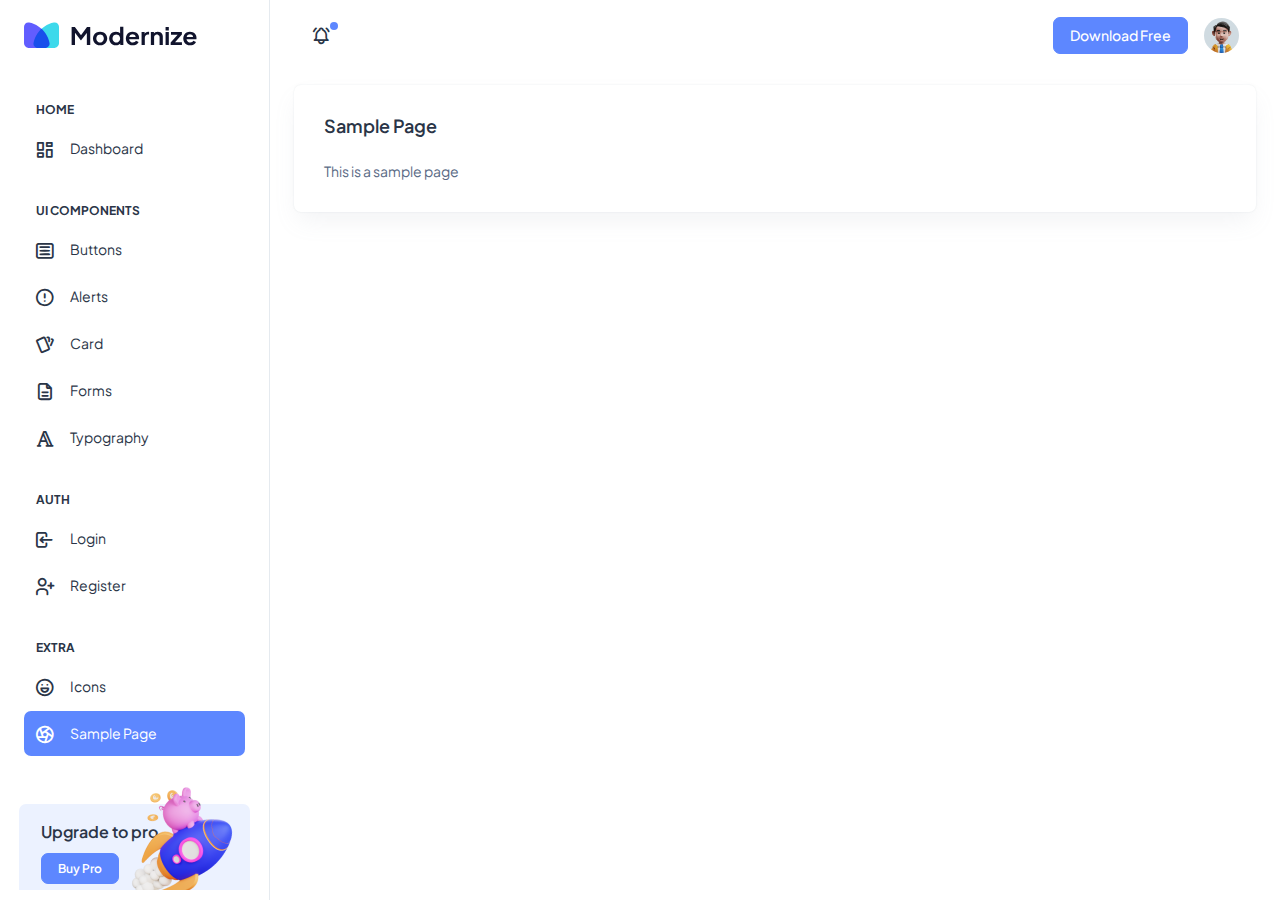
<file: sample-page.html>
<!doctype html>
<html lang="en">

<head>
  <meta charset="utf-8">
  <meta name="viewport" content="width=device-width, initial-scale=1">
  <title>Modernize Free</title>
  <link rel="shortcut icon" type="image/png" href="../assets/images/logos/favicon.png" />
  <link rel="stylesheet" href="../assets/css/styles.min.css" />
</head>

<body>
  <!--  Body Wrapper -->
  <div class="page-wrapper" id="main-wrapper" data-layout="vertical" data-navbarbg="skin6" data-sidebartype="full"
    data-sidebar-position="fixed" data-header-position="fixed">
    <!-- Sidebar Start -->
    <aside class="left-sidebar">
      <!-- Sidebar scroll-->
      <div>
        <div class="brand-logo d-flex align-items-center justify-content-between">
          <a href="./index.html" class="text-nowrap logo-img">
            <img src="../assets/images/logos/dark-logo.svg" width="180" alt="" />
          </a>
          <div class="close-btn d-xl-none d-block sidebartoggler cursor-pointer" id="sidebarCollapse">
            <i class="ti ti-x fs-8"></i>
          </div>
        </div>
        <!-- Sidebar navigation-->
        <nav class="sidebar-nav scroll-sidebar" data-simplebar="">
          <ul id="sidebarnav">
            <li class="nav-small-cap">
              <i class="ti ti-dots nav-small-cap-icon fs-4"></i>
              <span class="hide-menu">Home</span>
            </li>
            <li class="sidebar-item">
              <a class="sidebar-link" href="./index.html" aria-expanded="false">
                <span>
                  <i class="ti ti-layout-dashboard"></i>
                </span>
                <span class="hide-menu">Dashboard</span>
              </a>
            </li>
            <li class="nav-small-cap">
              <i class="ti ti-dots nav-small-cap-icon fs-4"></i>
              <span class="hide-menu">UI COMPONENTS</span>
            </li>
            <li class="sidebar-item">
              <a class="sidebar-link" href="./ui-buttons.html" aria-expanded="false">
                <span>
                  <i class="ti ti-article"></i>
                </span>
                <span class="hide-menu">Buttons</span>
              </a>
            </li>
            <li class="sidebar-item">
              <a class="sidebar-link" href="./ui-alerts.html" aria-expanded="false">
                <span>
                  <i class="ti ti-alert-circle"></i>
                </span>
                <span class="hide-menu">Alerts</span>
              </a>
            </li>
            <li class="sidebar-item">
              <a class="sidebar-link" href="./ui-card.html" aria-expanded="false">
                <span>
                  <i class="ti ti-cards"></i>
                </span>
                <span class="hide-menu">Card</span>
              </a>
            </li>
            <li class="sidebar-item">
              <a class="sidebar-link" href="./ui-forms.html" aria-expanded="false">
                <span>
                  <i class="ti ti-file-description"></i>
                </span>
                <span class="hide-menu">Forms</span>
              </a>
            </li>
            <li class="sidebar-item">
              <a class="sidebar-link" href="./ui-typography.html" aria-expanded="false">
                <span>
                  <i class="ti ti-typography"></i>
                </span>
                <span class="hide-menu">Typography</span>
              </a>
            </li>
            <li class="nav-small-cap">
              <i class="ti ti-dots nav-small-cap-icon fs-4"></i>
              <span class="hide-menu">AUTH</span>
            </li>
            <li class="sidebar-item">
              <a class="sidebar-link" href="./authentication-login.html" aria-expanded="false">
                <span>
                  <i class="ti ti-login"></i>
                </span>
                <span class="hide-menu">Login</span>
              </a>
            </li>
            <li class="sidebar-item">
              <a class="sidebar-link" href="./authentication-register.html" aria-expanded="false">
                <span>
                  <i class="ti ti-user-plus"></i>
                </span>
                <span class="hide-menu">Register</span>
              </a>
            </li>
            <li class="nav-small-cap">
              <i class="ti ti-dots nav-small-cap-icon fs-4"></i>
              <span class="hide-menu">EXTRA</span>
            </li>
            <li class="sidebar-item">
              <a class="sidebar-link" href="./icon-tabler.html" aria-expanded="false">
                <span>
                  <i class="ti ti-mood-happy"></i>
                </span>
                <span class="hide-menu">Icons</span>
              </a>
            </li>
            <li class="sidebar-item">
              <a class="sidebar-link" href="./sample-page.html" aria-expanded="false">
                <span>
                  <i class="ti ti-aperture"></i>
                </span>
                <span class="hide-menu">Sample Page</span>
              </a>
            </li>
          </ul>
          <div class="unlimited-access hide-menu bg-light-primary position-relative mb-7 mt-5 rounded">
            <div class="d-flex">
              <div class="unlimited-access-title me-3">
                <h6 class="fw-semibold fs-4 mb-6 text-dark w-85">Upgrade to pro</h6>
                <a href="https://adminmart.com/product/modernize-bootstrap-5-admin-template/" target="_blank" class="btn btn-primary fs-2 fw-semibold lh-sm">Buy Pro</a>
              </div>
              <div class="unlimited-access-img">
                <img src="../assets/images/backgrounds/rocket.png" alt="" class="img-fluid">
              </div>
            </div>
          </div>
        </nav>
        <!-- End Sidebar navigation -->
      </div>
      <!-- End Sidebar scroll-->
    </aside>
    <!--  Sidebar End -->
    <!--  Main wrapper -->
    <div class="body-wrapper">
      <!--  Header Start -->
      <header class="app-header">
        <nav class="navbar navbar-expand-lg navbar-light">
          <ul class="navbar-nav">
            <li class="nav-item d-block d-xl-none">
              <a class="nav-link sidebartoggler nav-icon-hover" id="headerCollapse" href="javascript:void(0)">
                <i class="ti ti-menu-2"></i>
              </a>
            </li>
            <li class="nav-item">
              <a class="nav-link nav-icon-hover" href="javascript:void(0)">
                <i class="ti ti-bell-ringing"></i>
                <div class="notification bg-primary rounded-circle"></div>
              </a>
            </li>
          </ul>
          <div class="navbar-collapse justify-content-end px-0" id="navbarNav">
            <ul class="navbar-nav flex-row ms-auto align-items-center justify-content-end">
              <a href="https://adminmart.com/product/modernize-free-bootstrap-admin-dashboard/" target="_blank" class="btn btn-primary">Download Free</a>
              <li class="nav-item dropdown">
                <a class="nav-link nav-icon-hover" href="javascript:void(0)" id="drop2" data-bs-toggle="dropdown"
                  aria-expanded="false">
                  <img src="../assets/images/profile/user-1.jpg" alt="" width="35" height="35" class="rounded-circle">
                </a>
                <div class="dropdown-menu dropdown-menu-end dropdown-menu-animate-up" aria-labelledby="drop2">
                  <div class="message-body">
                    <a href="javascript:void(0)" class="d-flex align-items-center gap-2 dropdown-item">
                      <i class="ti ti-user fs-6"></i>
                      <p class="mb-0 fs-3">My Profile</p>
                    </a>
                    <a href="javascript:void(0)" class="d-flex align-items-center gap-2 dropdown-item">
                      <i class="ti ti-mail fs-6"></i>
                      <p class="mb-0 fs-3">My Account</p>
                    </a>
                    <a href="javascript:void(0)" class="d-flex align-items-center gap-2 dropdown-item">
                      <i class="ti ti-list-check fs-6"></i>
                      <p class="mb-0 fs-3">My Task</p>
                    </a>
                    <a href="./authentication-login.html" class="btn btn-outline-primary mx-3 mt-2 d-block">Logout</a>
                  </div>
                </div>
              </li>
            </ul>
          </div>
        </nav>
      </header>
      <!--  Header End -->
      <div class="container-fluid">
        <div class="card">
          <div class="card-body">
            <h5 class="card-title fw-semibold mb-4">Sample Page</h5>
            <p class="mb-0">This is a sample page </p>
          </div>
        </div>
      </div>
    </div>
  </div>
  <script src="../assets/libs/jquery/dist/jquery.min.js"></script>
  <script src="../assets/libs/bootstrap/dist/js/bootstrap.bundle.min.js"></script>
  <script src="../assets/js/sidebarmenu.js"></script>
  <script src="../assets/js/app.min.js"></script>
  <script src="../assets/libs/simplebar/dist/simplebar.js"></script>
</body>

</html>
</file>
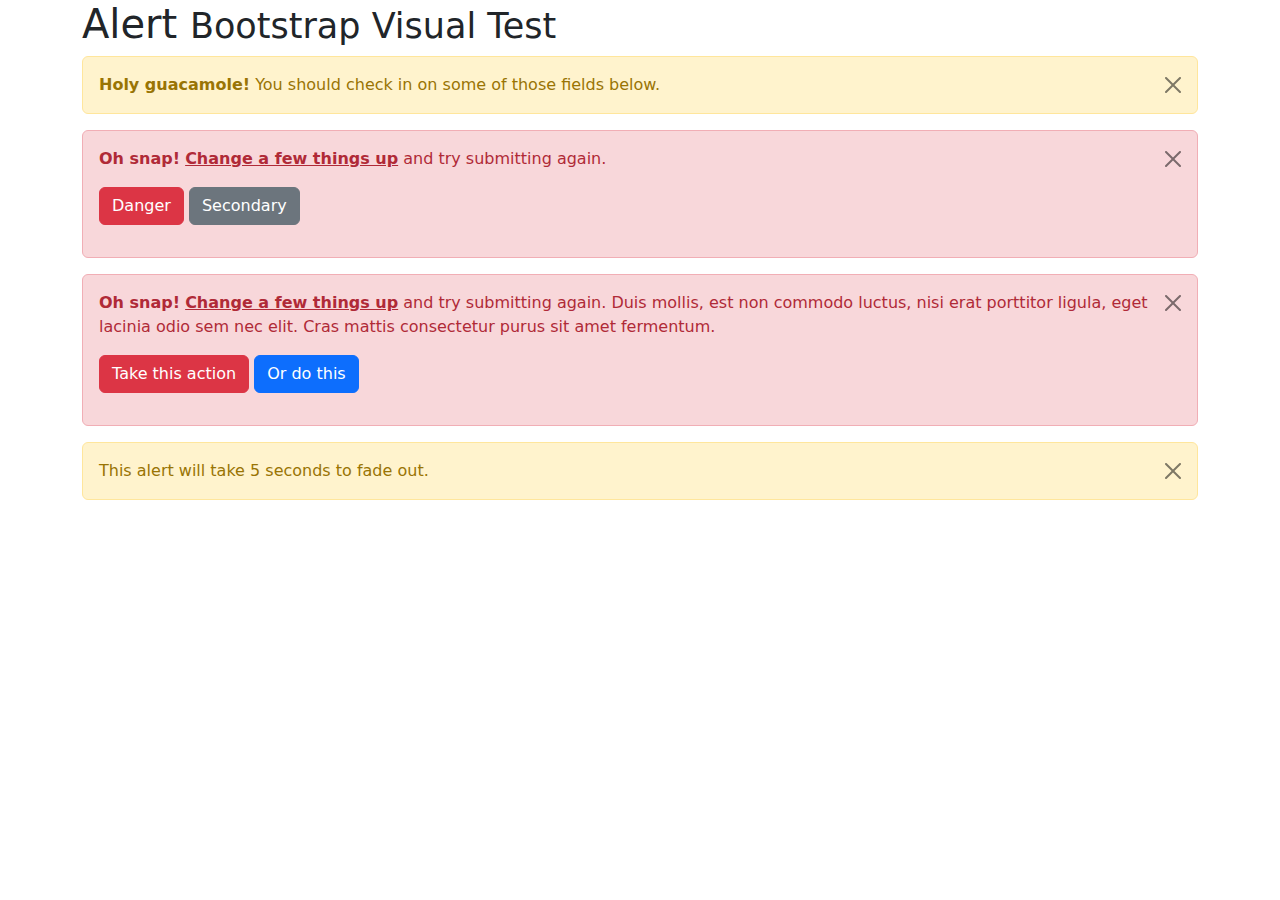
<file: assets/libs/bootstrap/js/tests/visual/alert.html>
<!doctype html>
<html lang="en">
  <head>
    <meta charset="utf-8">
    <meta name="viewport" content="width=device-width, initial-scale=1">
    <link href="../../../dist/css/bootstrap.min.css" rel="stylesheet">
    <title>Alert</title>
  </head>
  <body>
    <div class="container">
      <h1>Alert <small>Bootstrap Visual Test</small></h1>

      <div class="alert alert-warning alert-dismissible fade show" role="alert">
        <button type="button" class="btn-close" data-bs-dismiss="alert" aria-label="Close"></button>
        <strong>Holy guacamole!</strong> You should check in on some of those fields below.
      </div>

      <div class="alert alert-danger alert-dismissible fade show" role="alert">
        <button type="button" class="btn-close" data-bs-dismiss="alert" aria-label="Close"></button>
        <p>
          <strong>Oh snap!</strong> <a href="#" class="alert-link">Change a few things up</a> and try submitting again.
        </p>
        <p>
          <button type="button" class="btn btn-danger">Danger</button>
          <button type="button" class="btn btn-secondary">Secondary</button>
        </p>
      </div>

      <div class="alert alert-danger alert-dismissible fade show" role="alert">
        <button type="button" class="btn-close" data-bs-dismiss="alert" aria-label="Close"></button>
        <p>
          <strong>Oh snap!</strong> <a href="#" class="alert-link">Change a few things up</a> and try submitting again. Duis mollis, est non commodo luctus, nisi erat porttitor ligula, eget lacinia odio sem nec elit. Cras mattis consectetur purus sit amet fermentum.
        </p>
        <p>
          <button type="button" class="btn btn-danger">Take this action</button>
          <button type="button" class="btn btn-primary">Or do this</button>
        </p>
      </div>

      <div class="alert alert-warning alert-dismissible fade show" role="alert" style="transition-duration: 5s;">
        <button type="button" class="btn-close" data-bs-dismiss="alert" aria-label="Close"></button>
        This alert will take 5 seconds to fade out.
      </div>
    </div>

    <script src="../../../dist/js/bootstrap.bundle.js"></script>
  </body>
</html>
</file>
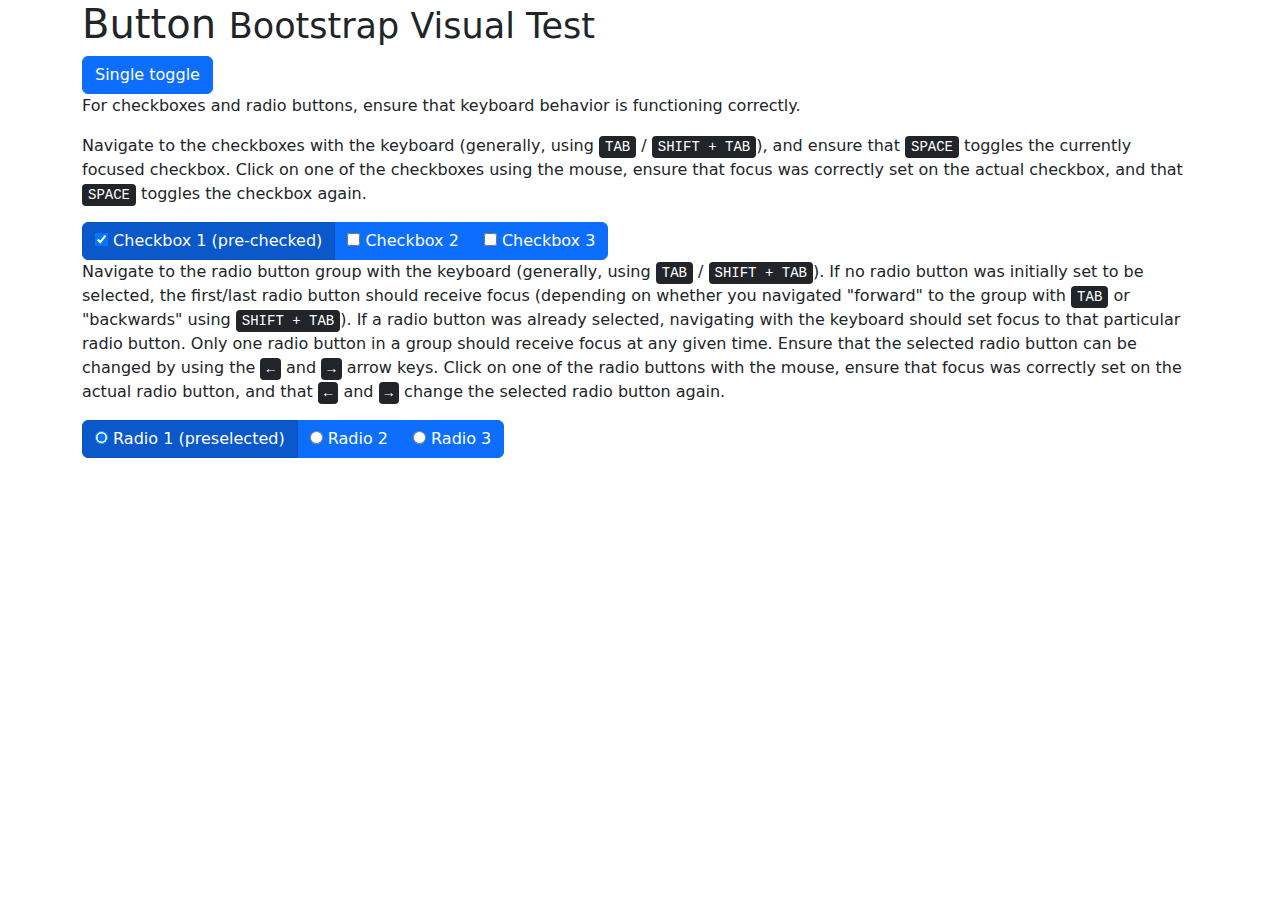
<file: assets/libs/bootstrap/js/tests/visual/button.html>
<!doctype html>
<html lang="en">
  <head>
    <meta charset="utf-8">
    <meta name="viewport" content="width=device-width, initial-scale=1">
    <link href="../../../dist/css/bootstrap.min.css" rel="stylesheet">
    <title>Button</title>
  </head>
  <body>
    <div class="container">
      <h1>Button <small>Bootstrap Visual Test</small></h1>

      <button type="button" class="btn btn-primary" data-bs-toggle="button" aria-pressed="false" autocomplete="off">
        Single toggle
      </button>

      <p>For checkboxes and radio buttons, ensure that keyboard behavior is functioning correctly.</p>
      <p>Navigate to the checkboxes with the keyboard (generally, using <kbd>TAB</kbd> / <kbd>SHIFT + TAB</kbd>), and ensure that <kbd>SPACE</kbd> toggles the currently focused checkbox. Click on one of the checkboxes using the mouse, ensure that focus was correctly set on the actual checkbox, and that <kbd>SPACE</kbd> toggles the checkbox again.</p>

      <div class="btn-group" data-bs-toggle="buttons">
        <label class="btn btn-primary active">
          <input type="checkbox" checked autocomplete="off"> Checkbox 1 (pre-checked)
        </label>
        <label class="btn btn-primary">
          <input type="checkbox" autocomplete="off"> Checkbox 2
        </label>
        <label class="btn btn-primary">
          <input type="checkbox" autocomplete="off"> Checkbox 3
        </label>
      </div>

      <p>Navigate to the radio button group with the keyboard (generally, using <kbd>TAB</kbd> / <kbd>SHIFT + TAB</kbd>). If no radio button was initially set to be selected, the first/last radio button should receive focus (depending on whether you navigated "forward" to the group with <kbd>TAB</kbd> or "backwards" using <kbd>SHIFT + TAB</kbd>). If a radio button was already selected, navigating with the keyboard should set focus to that particular radio button. Only one radio button in a group should receive focus at any given time.  Ensure that the selected radio button can be changed by using the <kbd>←</kbd> and <kbd>→</kbd> arrow keys. Click on one of the radio buttons with the mouse,  ensure that focus was correctly set on the actual radio button, and that <kbd>←</kbd> and <kbd>→</kbd> change the selected radio button again.</p>

      <div class="btn-group" data-bs-toggle="buttons">
        <label class="btn btn-primary active">
          <input type="radio" name="options" id="option1" autocomplete="off" checked> Radio 1 (preselected)
        </label>
        <label class="btn btn-primary">
          <input type="radio" name="options" id="option2" autocomplete="off"> Radio 2
        </label>
        <label class="btn btn-primary">
          <input type="radio" name="options" id="option3" autocomplete="off"> Radio 3
        </label>
      </div>
    </div>

    <script src="../../../dist/js/bootstrap.bundle.js"></script>
  </body>
</html>
</file>
